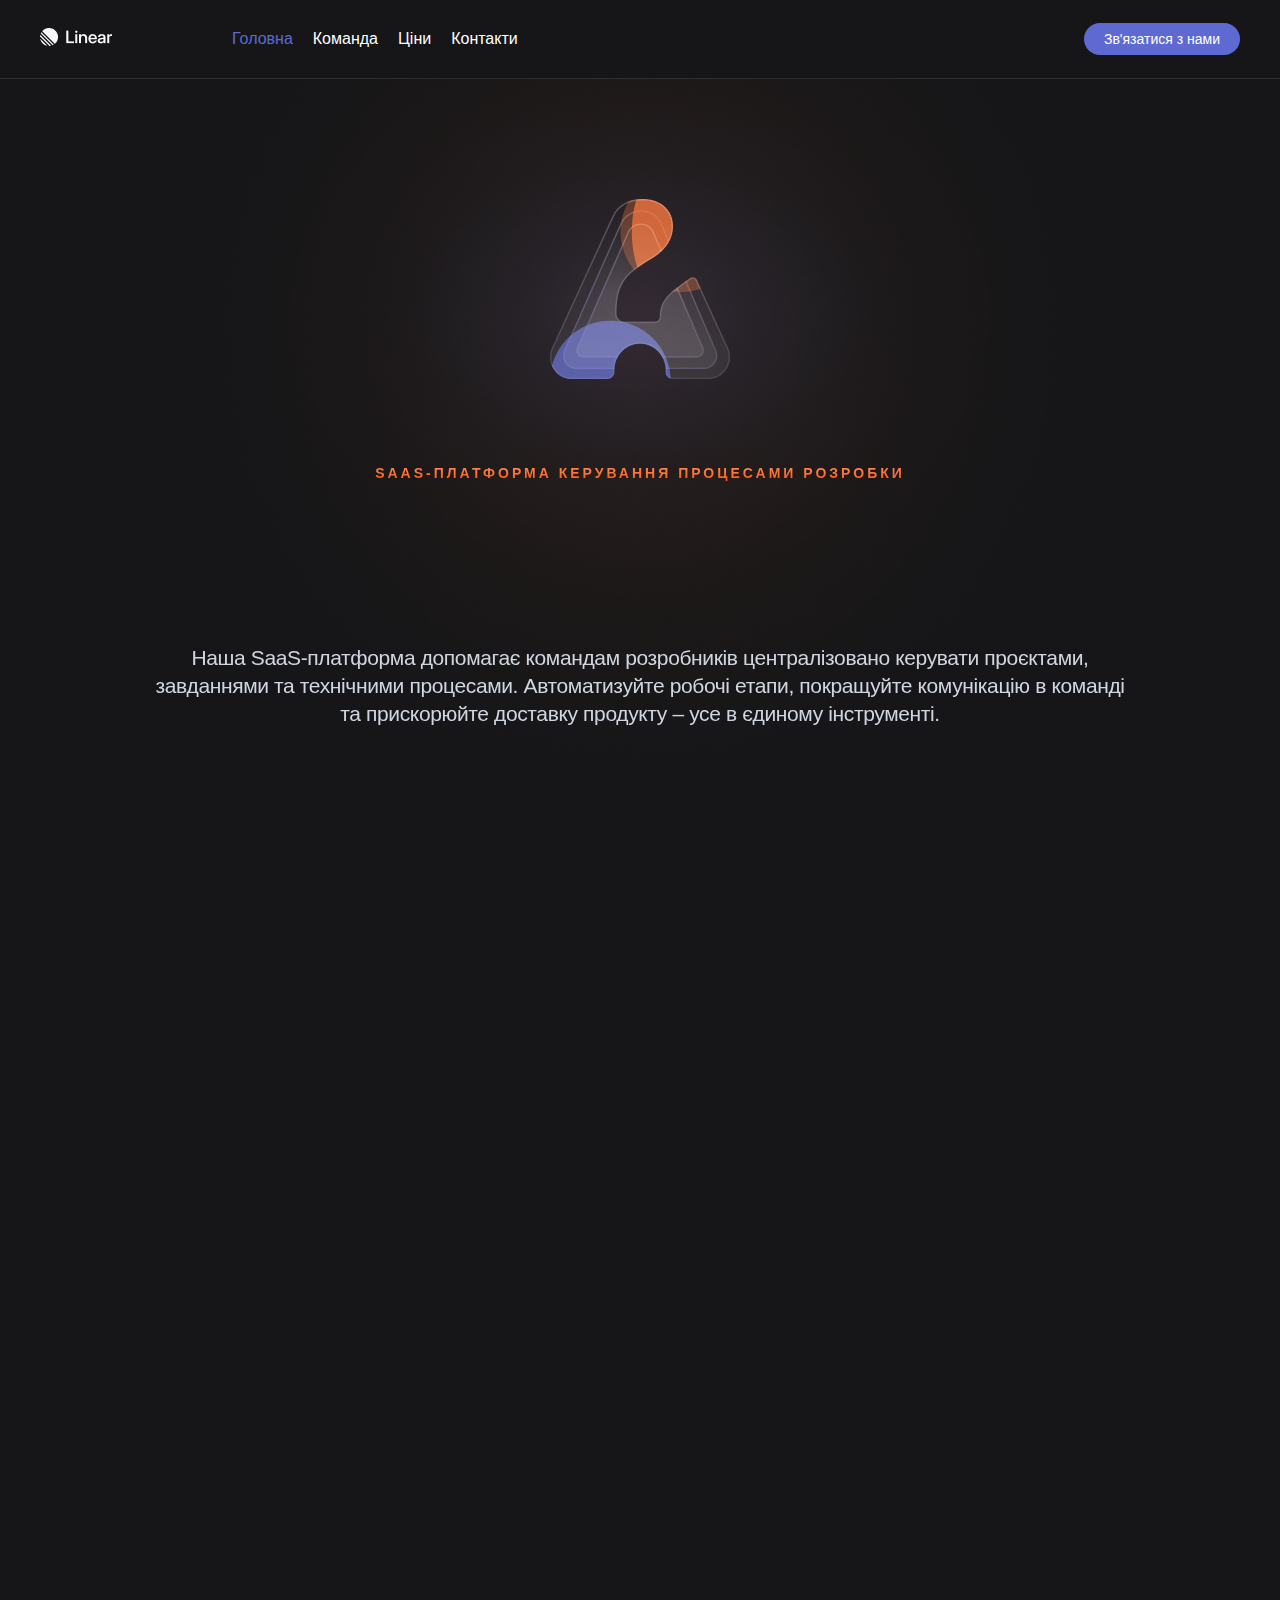
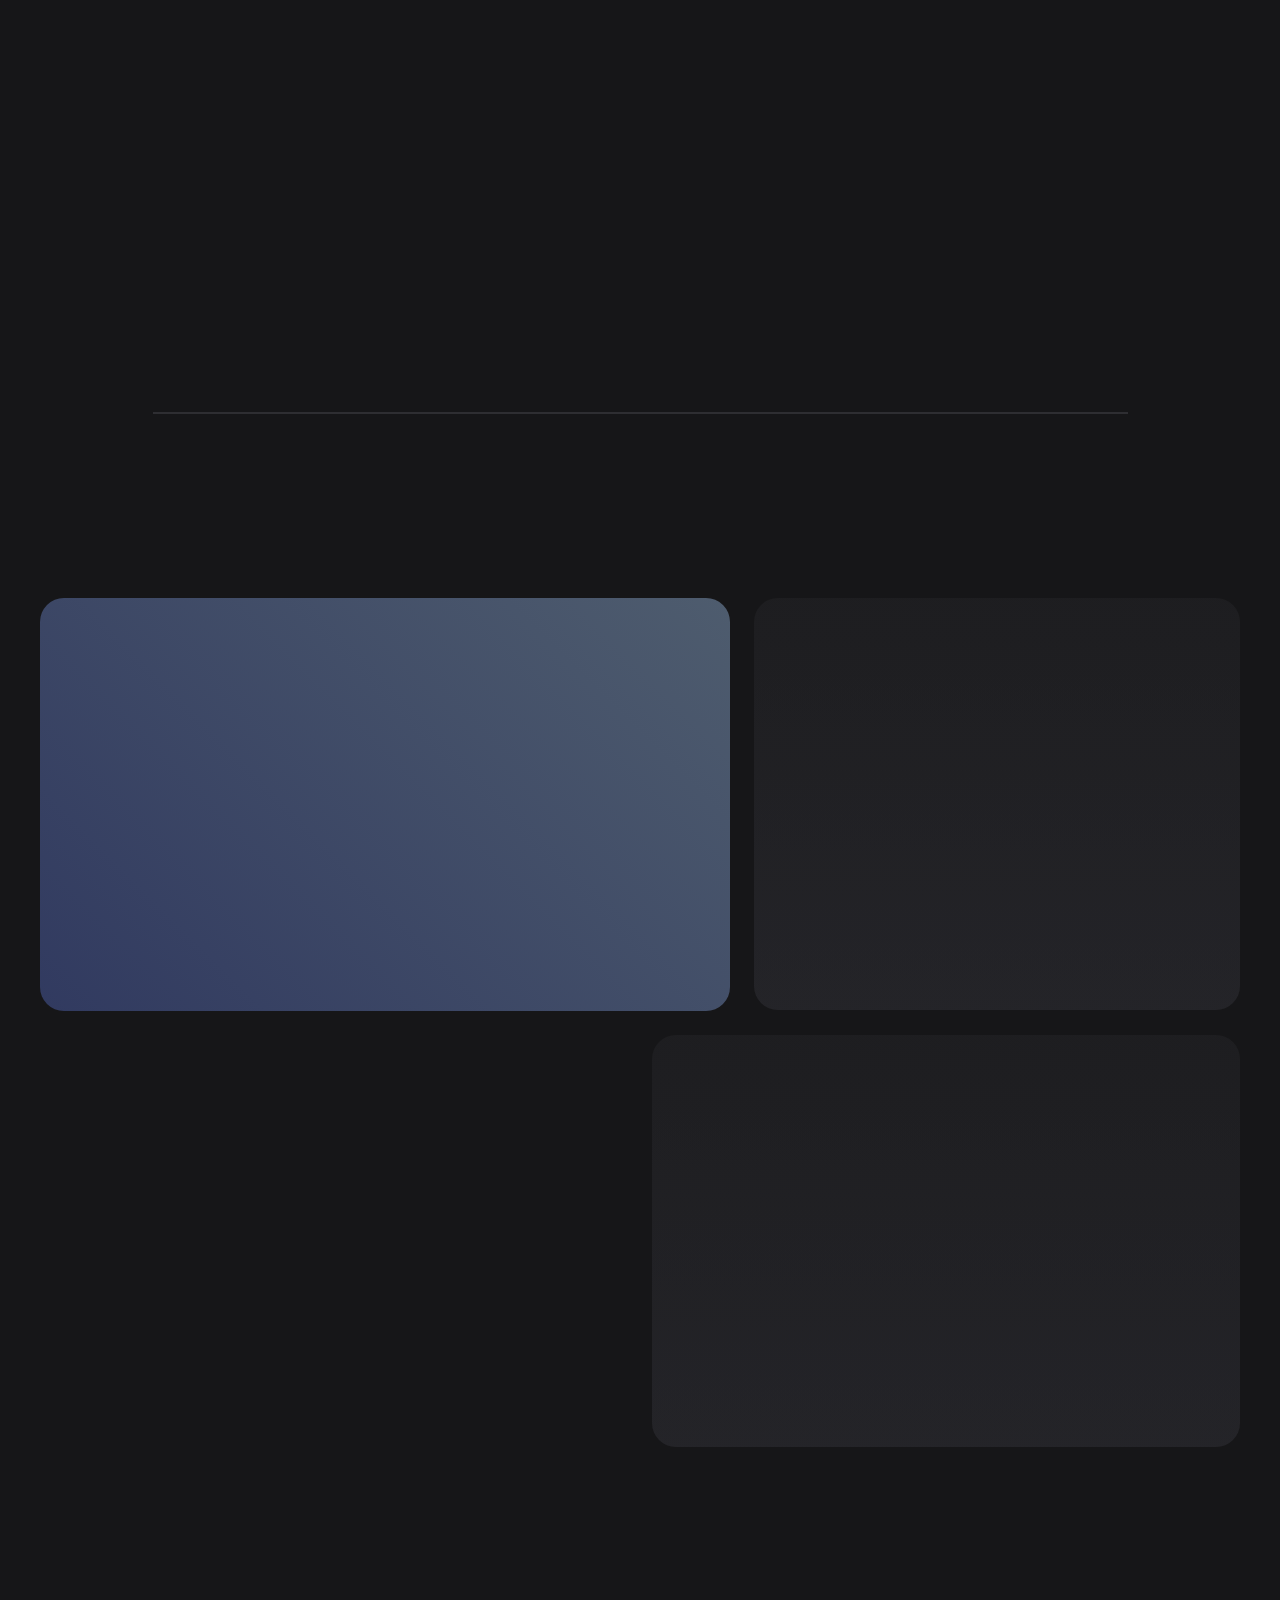
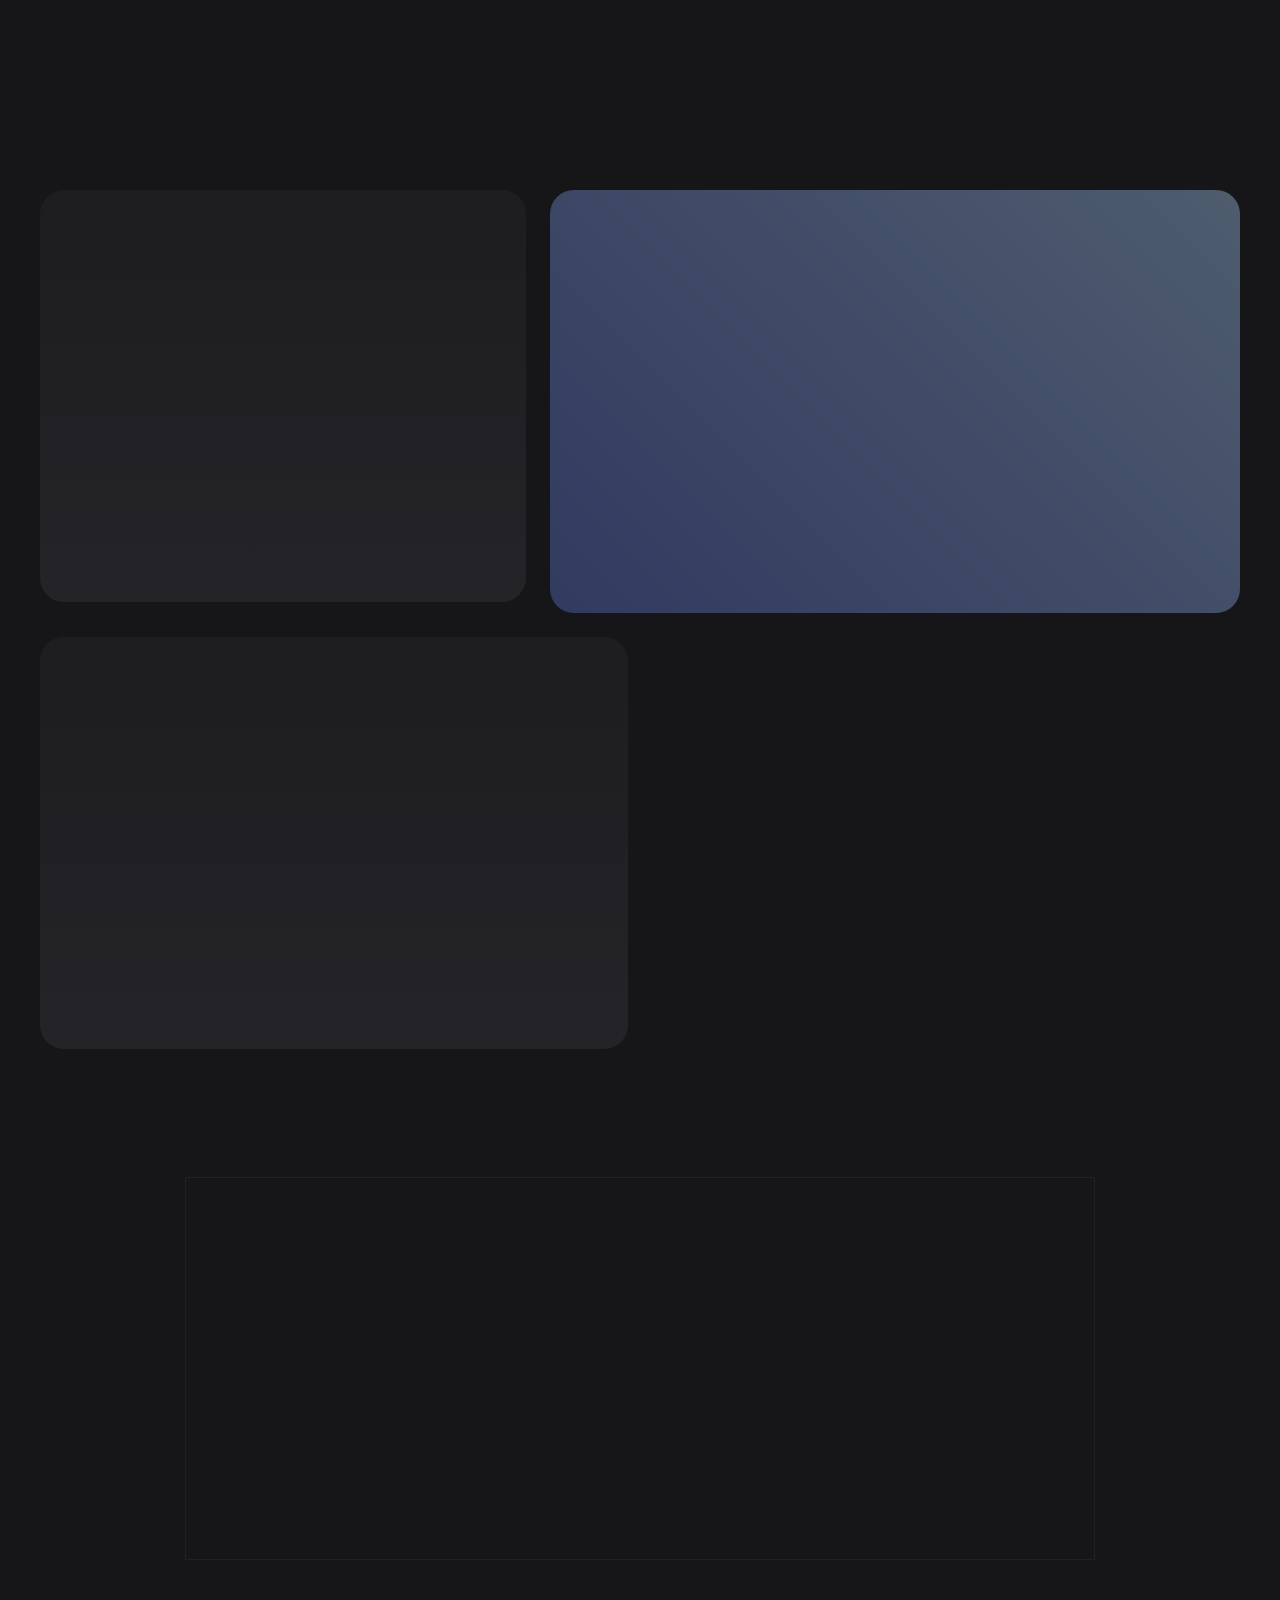
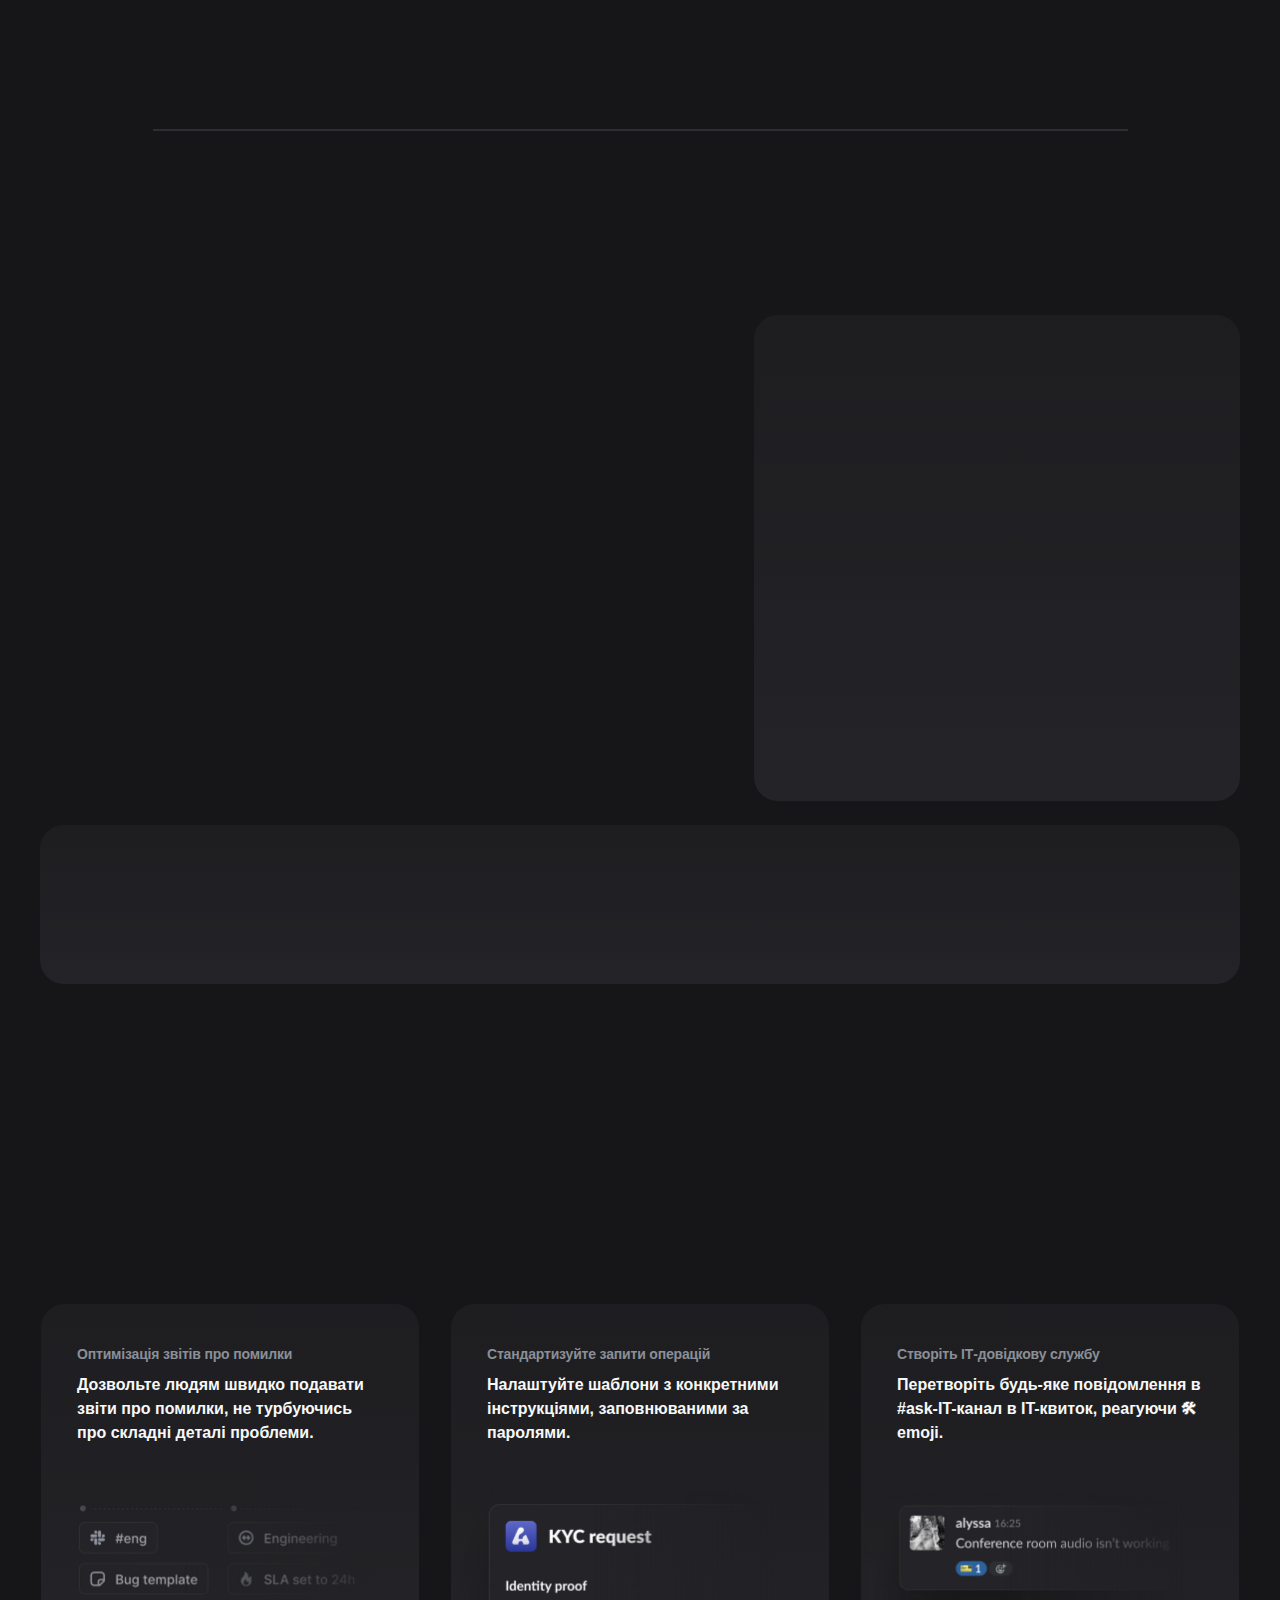
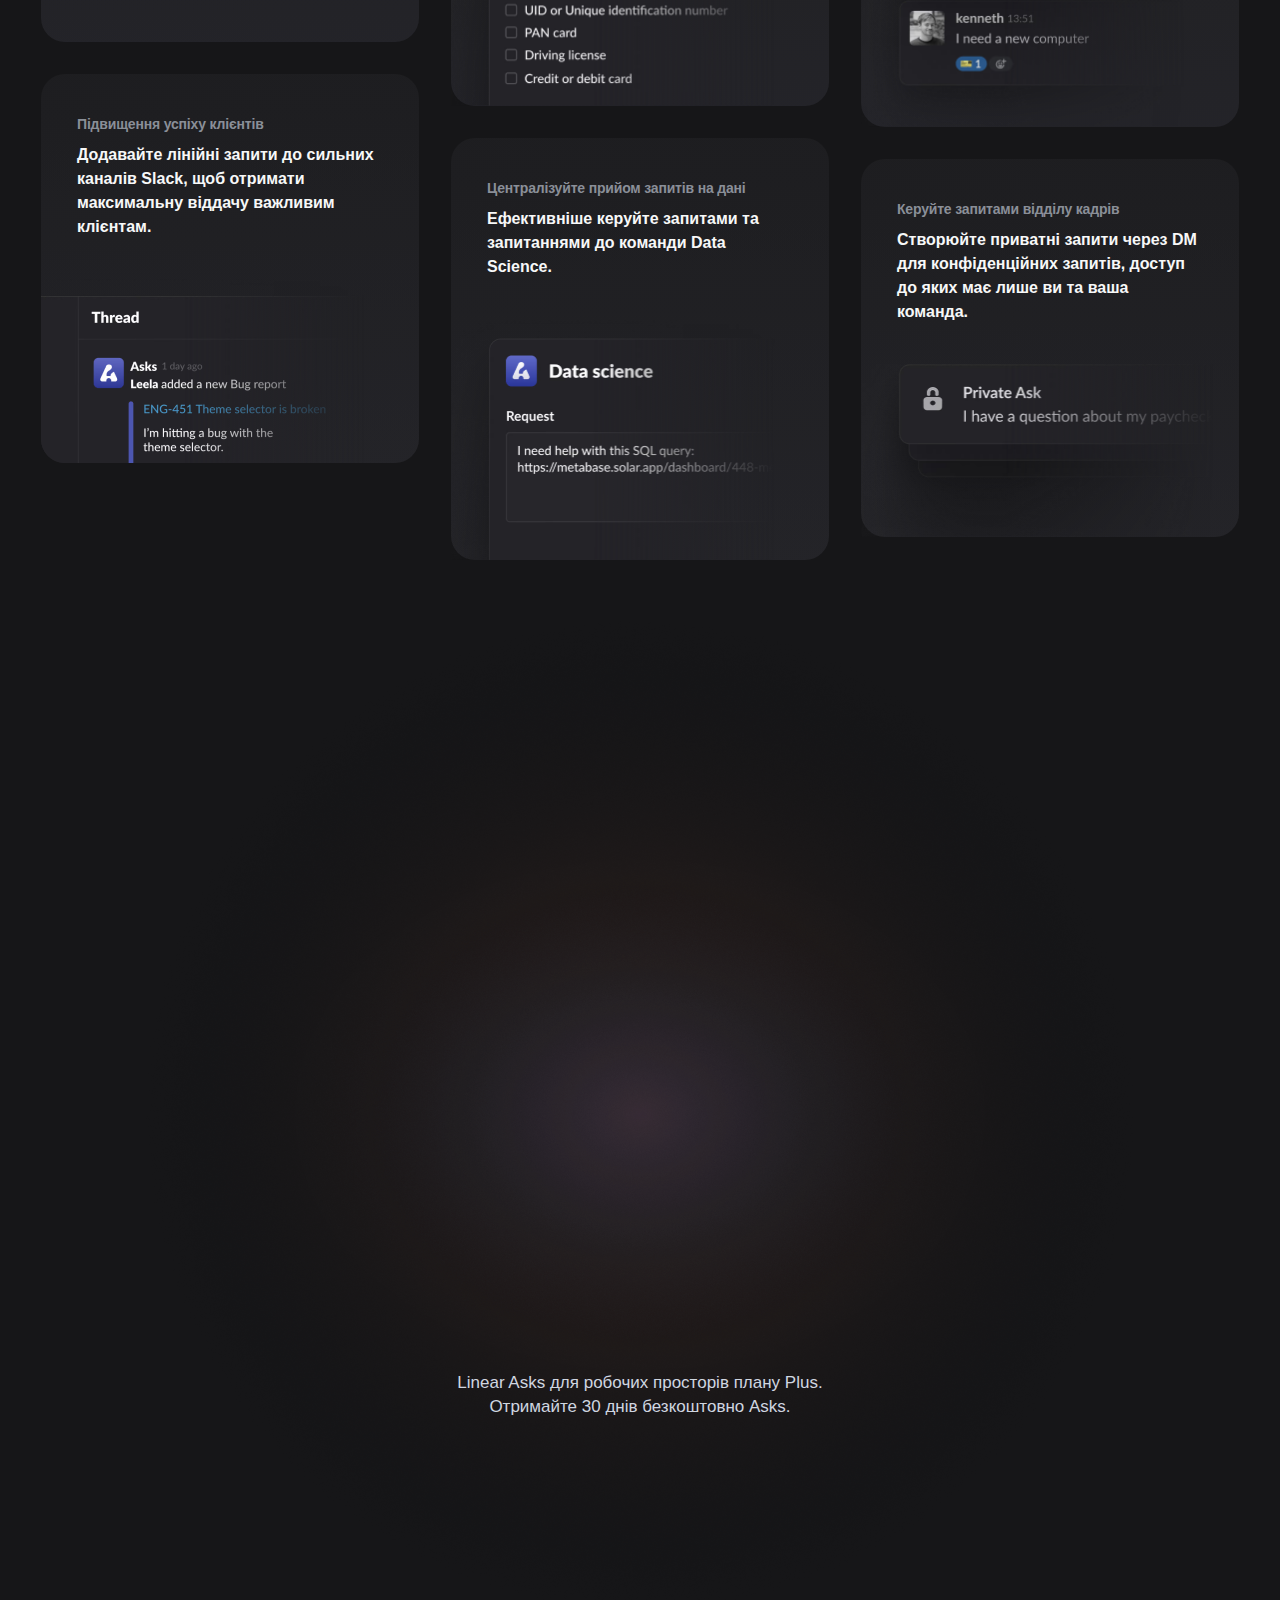
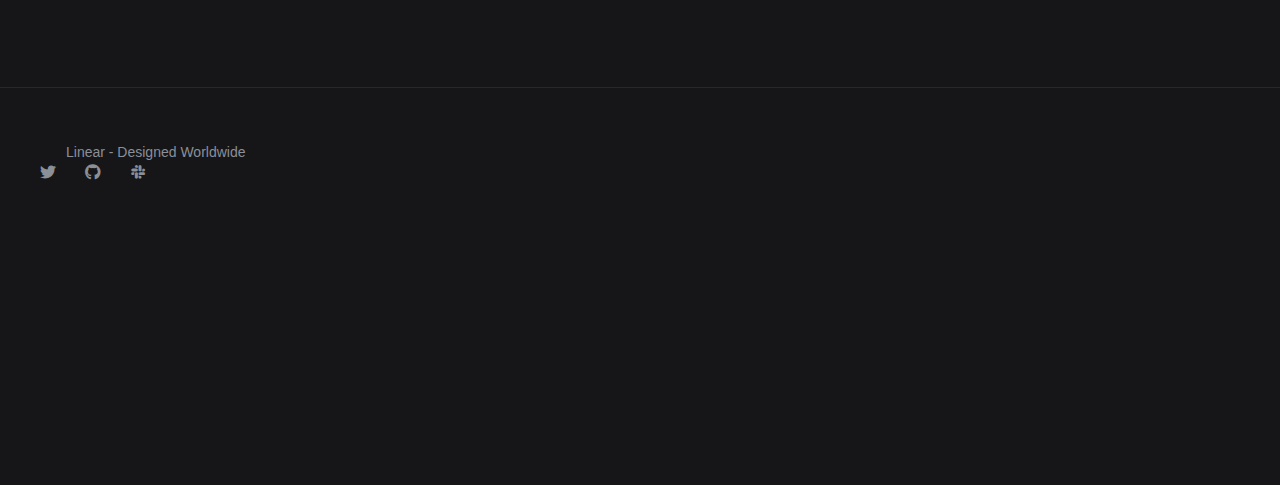
<file: Kursova/index.html>
<!DOCTYPE html>
<html lang="uk">
  <head>
    <meta charset="UTF-8" />
    <meta name="viewport" content="width=device-width, initial-scale=1.0" />
    <meta http-equiv="X-UA-Compatible" content="ie=edge" />
    <title>Linear</title>
    <link rel="stylesheet" href="https://unpkg.com/aos@next/dist/aos.css" />
    <link rel="stylesheet" href="css/style.css" />
    <link rel="icon" type="image/png" href="img/favicon.png" sizes="16x16" />
    <link rel="shortcut icon" href="img/favicon.png" type="image/x-icon" />
    <meta
      name="description"
      content="Сайт SaaS-платформи для розробників"
    />
    <link
      rel="stylesheet"
      href="https://cdnjs.cloudflare.com/ajax/libs/font-awesome/6.0.0-beta3/css/all.min.css"
    />
  </head>
  <body>
    <div id="contact-modal" class="modal">
      <div class="modal-content">
        <span class="modal-close">&times;</span>
        <h2>Зв'язатися з нами</h2>
        <form id="contact-form">
          <label for="name">Ім'я:</label>
          <input
            type="text"
            id="name"
            name="name"
            placeholder="Ваше ім'я"
            required
          />
          <label for="email">Електронна пошта:</label>
          <input
            type="email"
            id="email"
            name="email"
            placeholder="example@mail.com"
            required
          />
          <label for="message">Повідомлення:</label>
          <textarea
            id="message"
            name="message"
            rows="5"
            placeholder="Ваше повідомлення..."
            required
          ></textarea>
          <button type="submit" class="btn">Надіслати</button>
        </form>
      </div>
    </div>
    <header class="header">
      <div class="container">
        <a href="#" class="logo"><img src="img/logo.png" alt="img" /></a>
        <nav class="nav">
          <ul class="nav-list">
            <li><a href="#" style="color:#5e6ad2">Головна</a></li>
            <li><a href="team.html">Команда</a></li>
            <li><a href="price.html">Ціни</a></li>
            <li><a href="contact.html">Контакти</a></li>
          </ul>
          <a href="#" class="btn" id="open-modal">Зв'язатися з нами</a>
        </nav>
        <div class="burger">
          <span></span>
          <span></span>
          <span></span>
        </div>
      </div>
    </header>
    <main class="main-section">
      <div class="container-main" data-aos="fade-right">
        <div class="bg-fon" data-aos="fade-right">
          <img src="img/a.png" alt="Лінійні запитання" />
        </div>
        <h1 class="title" data-aos="fade-left">SaaS-платформа керування процесами розробки</h1>
        <p class="description" data-aos="fade-right">
          Наша SaaS-платформа допомагає командам розробників централізовано керувати проєктами, завданнями та технічними процесами. Автоматизуйте робочі етапи, покращуйте комунікацію в команді та прискорюйте доставку продукту – усе в єдиному інструменті.
        </p>
      </div>
    </main>
    <div class="video-section" data-aos="fade-right">
      <div>
        <a href="#" id="openVideo"><i class="fa-solid fa-play"></i>Подивіться, як це працює</a>
      </div>
    </div>
    <section class="block-text-section">
      <h2 data-aos="fade-left">Створюйте запити в Slack. <br />Керуйте ними в Linear.</h2>
      <p data-aos="fade-right">
        Linear Asks — це новий погляд на споживання. Надсилайте запити
        безпосередньо зі Slack і автоматично надсилайте їх відповідній команді в
        Linear. Усуньте захаращені канали та зменшіть перемикання контексту.
      </p>
    </section>
    <section class="features-section">
      <div class="container-feature">
        <div class="intro">
          <p class="brand-block" data-aos="fade-right"><i class="fa-brands fa-slack"></i>Slack</p>
          <div>
            <h2 class="section-title" data-aos="fade-left">
              Працює там, де вже є ваша команда. У Slack.
            </h2>
            <p class="section-text" data-aos="fade-right">
              Дозвольте робочому простору Slack перетворювати запити на Лінійні
              запити — навіть якщо немає Лінійного облікового запису.
            </p>
          </div>
        </div>
        <div class="cards">
          <div class="card-blue">
            <div>
              <h3 class="card-title" data-aos="fade-right">Шаблони</h3>
              <p class="card-description" data-aos="fade-left">
                Створення шаблонів для різних каналів Slack.
              </p>
            </div>
            <img src="img/card.png" alt="img" data-aos="fade-right" />
          </div>
          <div class="card">
            <img src="img/card2.png" alt="img" data-aos="fade-left" />
            <div>
              <h3 class="card-title" data-aos="fade-right">Приватні запити</h3>
              <p class="card-description" data-aos="fade-left">
                Створюйте приватні запити через DM для конфіденційних запитів.
              </p>
            </div>
          </div>
        </div>
        <div class="cards-bottom">
          <div class="card" data-aos="fade-right">
            <img src="img/card3.png" alt="img" data-aos="fade-left" />
            <div>
              <h3 class="card-title" data-aos="fade-left">Тригери автоматизації</h3>
              <p class="card-description" data-aos="fade-left">
                Перетворіть будь-яке повідомлення на Запитайте просто за
                допомогою емодзі.
              </p>
            </div>
          </div>
          <div class="card">
            <img src="img/card4.png" alt="img" data-aos="fade-left" />
            <div>
              <h3 class="card-title" data-aos="fade-left">Миттєві оновлення</h3>
              <p class="card-description" data-aos="fade-left">
                Отримуйте сповіщення про коментарі та оновлення статусу
                безпосередньо в Slack.
              </p>
            </div>
          </div>
        </div>
      </div>
    </section>
    <section class="features-section">
      <div class="container-feature">
        <div class="intro" data-aos="fade-right">
          <p class="brand-block" data-aos="fade-left">
            <i class="fa-brands fa-squarespace"></i>Linear
          </p>
          <div>
            <h2 class="section-title" data-aos="fade-right">
              Відповідайте на запити швидше, ніж раніше.
            </h2>
            <p class="section-text" data-aos="fade-left">
              Переглядайте, визначайте пріоритети, призначайте та оновлюйте
              кожну проблему, не повертаючись до Slack.
            </p>
          </div>
        </div>
        <div class="cards-two">
          <div class="card">
            <img src="img/card5.png" alt="img" data-aos="fade-right" />
            <div>
              <h3 class="card-title" data-aos="fade-left">Синхронізація потоку в реальному часі</h3>
              <p class="card-description" data-aos="fade-left">Відповідайте на запити з Linear.</p>
            </div>
          </div>
          <div class="card-blue">
            <div>
              <h3 class="card-title" data-aos="fade-right">Сортування</h3>
              <p class="card-description" data-aos="fade-left">
                Керуйте вхідними запитами зі спільної папки "Вхідні" команди.
              </p>
            </div>
            <img src="img/card6.png" alt="img" data-aos="fade-left" />
          </div>
        </div>
        <div class="cards-bottom pos-abs">
          <div class="card">
            <img src="img/card7.png" alt="img" data-aos="fade-right"/>
            <div>
              <h3 class="card-title" data-aos="fade-left">Створений для швидкості</h3>
              <p class="card-description" data-aos="fade-left">
                Перегляньте свої запити за допомогою команди швидкої клавіатури.
              </p>
            </div>
          </div>
          <div class="card" data-aos="fade-right">
            <img src="img/card8.png" alt="img" data-aos="fade-left"/>
            <div>
              <h3 class="card-title" data-aos="fade-left">Приватні команди</h3>
              <p class="card-description" data-aos="fade-left">
                Контролюйте, доступ до конфіденційних запитів.
              </p>
            </div>
          </div>
        </div>
      </div>
    </section>
    <div class="review-section">
      <div class="review">
        <img src="img/bg2.png" alt="img" data-aos="fade-right" />
        <p data-aos="fade-left">
          «Завдяки Linear Asks ми можемо централізувати всі процеси внутрішніх
          запитів, включаючи юридичну, ІТ-службу та підтримку клієнтів».
        </p>
      </div>
    </div>
    <section class="features-section">
      <div class="container-feature sla-container">
        <div class="intro">
          <p class="brand-block" data-aos="fade-left">
            <i class="fa-solid fa-circle-plus"></i>Workflows
          </p>
          <div>
            <h2 class="section-title" data-aos="fade-right">Створіть потужні робочі процеси.</h2>
            <p class="section-text" data-aos="fade-left">
              Розширені функції, такі як SLA, сортування та лінійна статистика
              нові рівні контролю над робочими процесами ваших запитів.
            </p>
          </div>
        </div>
        <div class="cards">
          <div class="card-sla" data-aos="fade-right">
            <div>
              <h3 class="card-title" data-aos="fade-right">Інсайти<span>Оновлено</span></h3>
              <p class="card-description" data-aos="fade-left">
                Переглядайте тенденції<br />
                часу відповіді, робочого <br />навантаження та інших<br />
                звітів.
              </p>
            </div>
            <img src="img/card9.png" alt="img" data-aos="fade-left" />
          </div>
          <div class="card-sla card">
            <img src="img/card10.png" alt="img" data-aos="fade-right"/>
            <div>
              <h3 class="card-title" data-aos="fade-left">
                Сортування відповідальності<span>Нові</span>
              </h3>
              <p class="card-description" data-aos="fade-left">
                Автоматично призначайте або сповіщайте членів команди.
              </p>
            </div>
          </div>
        </div>
        <div class="card-sla-bottom">
          <img src="img/carusel.png" alt="img" data-aos="fade-left"/>
          <div>
            <h3 class="card-title" data-aos="fade-right">Автоматичні терміни</h3>
            <p class="card-description" data-aos="fade-left">
              Застосуйте SLA до чутливих до часу <br />
              Просить повідомити терміновість.
            </p>
          </div>
        </div>
      </div>
    </section>
    <section class="block-text-section">
      <h2 data-aos="fade-right">Як команда працює</h2>
      <p data-aos="fade-left">
        Linear Asks підтримує всі типи запитів на робочому місці. Від інженерії
        та дизайну до ІТ, юриспруденції та HR.
      </p>
    </section>
    <section class="section-cards">
      <div class="container-cards" id="cards-container"></div>
    </section>
    <section
      class="main-section subs-section"
      style="background: url('img/bg3.png') center no-repeat"
    >
      <div class="container-main">
        <div class="bg-fon">
          <img src="img/a.png" alt="Лінійні запитання" data-aos="fade-left" />
        </div>
        <div class="block-text-section">
          <h2 data-aos="fade-right">Активуйте Linear Asks <br />для своєї команди</h2>
          <p>
            Linear Asks для робочих просторів плану Plus. <br />Отримайте 30
            днів безкоштовно Asks.
          </p>
        </div>
        <div class="btn-subs">
          <a href="price.html" class="btn" data-aos="fade-right">Отримати 30 днів</a>
          <a href="price.html" class="btn" data-aos="fade-right">Замовити демо</a>
        </div>
      </div>
    </section>
    <footer class="footer">
      <div class="footer-container">
        <div class="footer-logo">
          <p>
            <img src="img/favicon.png" alt="img" data-aos="fade-left" />Linear - Designed Worldwide
          </p>
          <div class="footer-socials">
            <a href="#"
              ><i class="fa-brands fa-twitter" style="color: #8a8f98"></i
            ></a>
            <a href="#"
              ><i class="fa-brands fa-github" style="color: #8a8f98"></i
            ></a>
            <a href="#"
              ><i class="fa-brands fa-slack" style="color: #8a8f98"></i
            ></a>
          </div>
        </div>
        <div class="footer-links">
          <div class="footer-column" data-aos="fade-right">
            <h4>Продукт</h4>
            <ul>
              <li><a href="#">Особливості</a></li>
              <li><a href="#">Інтеграції</a></li>
              <li><a href="#">Ціноутворення</a></li>
              <li><a href="#">Журнал змін</a></li>
              <li><a href="#">Документи</a></li>
              <li><a href="#">Лінійний метод</a></li>
              <li><a href="#">Скачати</a></li>
            </ul>
          </div>
          <div class="footer-column" data-aos="fade-left">
            <h4>Компанія</h4>
            <ul>
              <li><a href="#">Про нас</a></li>
              <li><a href="#">Блог</a></li>
              <li><a href="#">Кар’єра</a></li>
              <li><a href="#">Клієнти</a></li>
              <li><a href="#">Бренд</a></li>
            </ul>
          </div>
          <div class="footer-column" data-aos="fade-right">
            <h4>Ресурси</h4>
            <ul>
              <li><a href="#">Спільнота</a></li>
              <li><a href="#">Контакт</a></li>
              <li><a href="#">DPA</a></li>
              <li><a href="#">Політика</a></li>
              <li><a href="#">Умови</a></li>
              <li><a href="#">Повідомити</a></li>
            </ul>
          </div>
          <div class="footer-column" data-aos="fade-left">
            <h4>Розробники</h4>
            <ul>
              <li><a href="#">API</a></li>
              <li><a href="#">Статус</a></li>
              <li><a href="#">GitHub</a></li>
            </ul>
          </div>
        </div>
      </div>
    </footer>

    <div id="videoModal" class="modal">
      <div class="modal-content video-modal">
        <span class="modal-close" id="closeVideo">&times;</span>

        <div class="video-container">
          <iframe
            id="videoFrame"
            src=""
            title="YouTube video player"
            frameborder="0"
            allow="accelerometer; autoplay; clipboard-write; encrypted-media; gyroscope; picture-in-picture"
            allowfullscreen
          ></iframe>
        </div>
      </div>
    </div>

    <script src="https://unpkg.com/aos@next/dist/aos.js"></script>
    <script>
      AOS.init({
        duration: 1400,
      });
    </script>

    <script src="script/script.js"></script>
  </body>
</html>
</file>
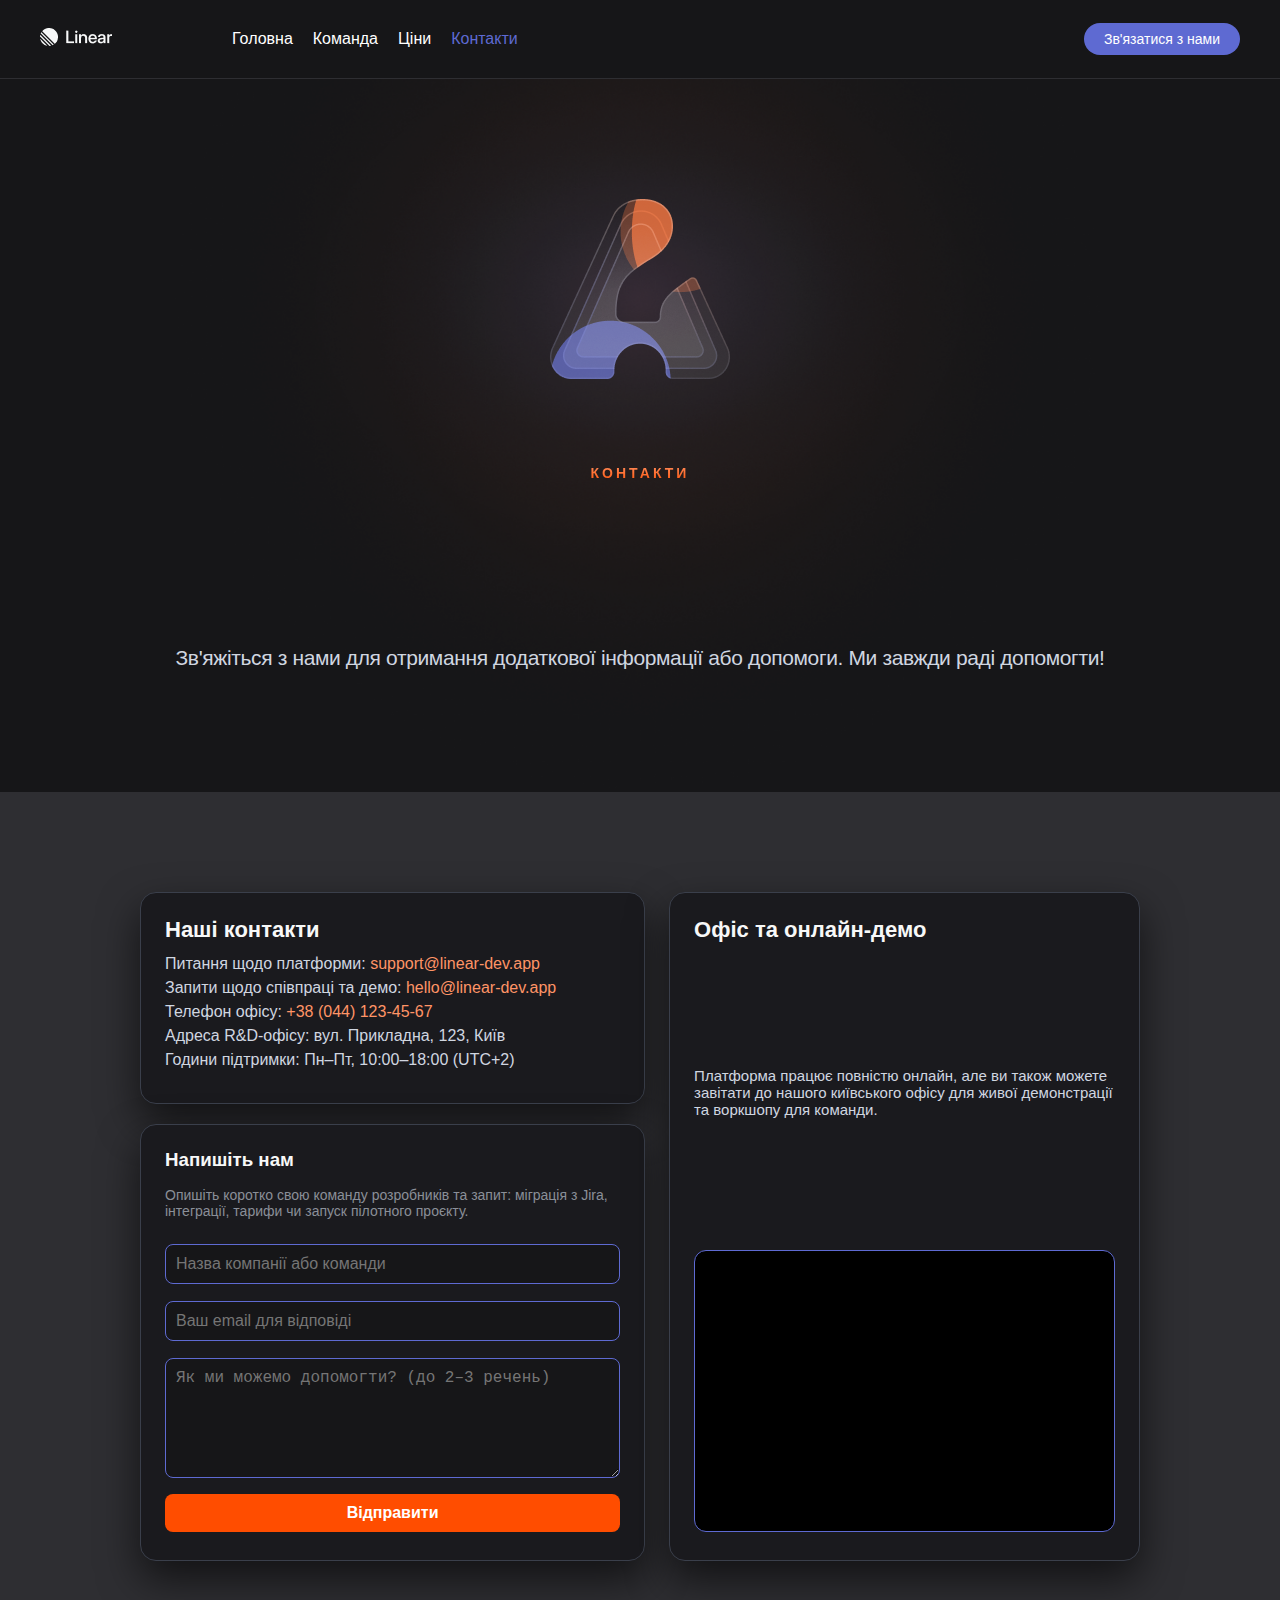
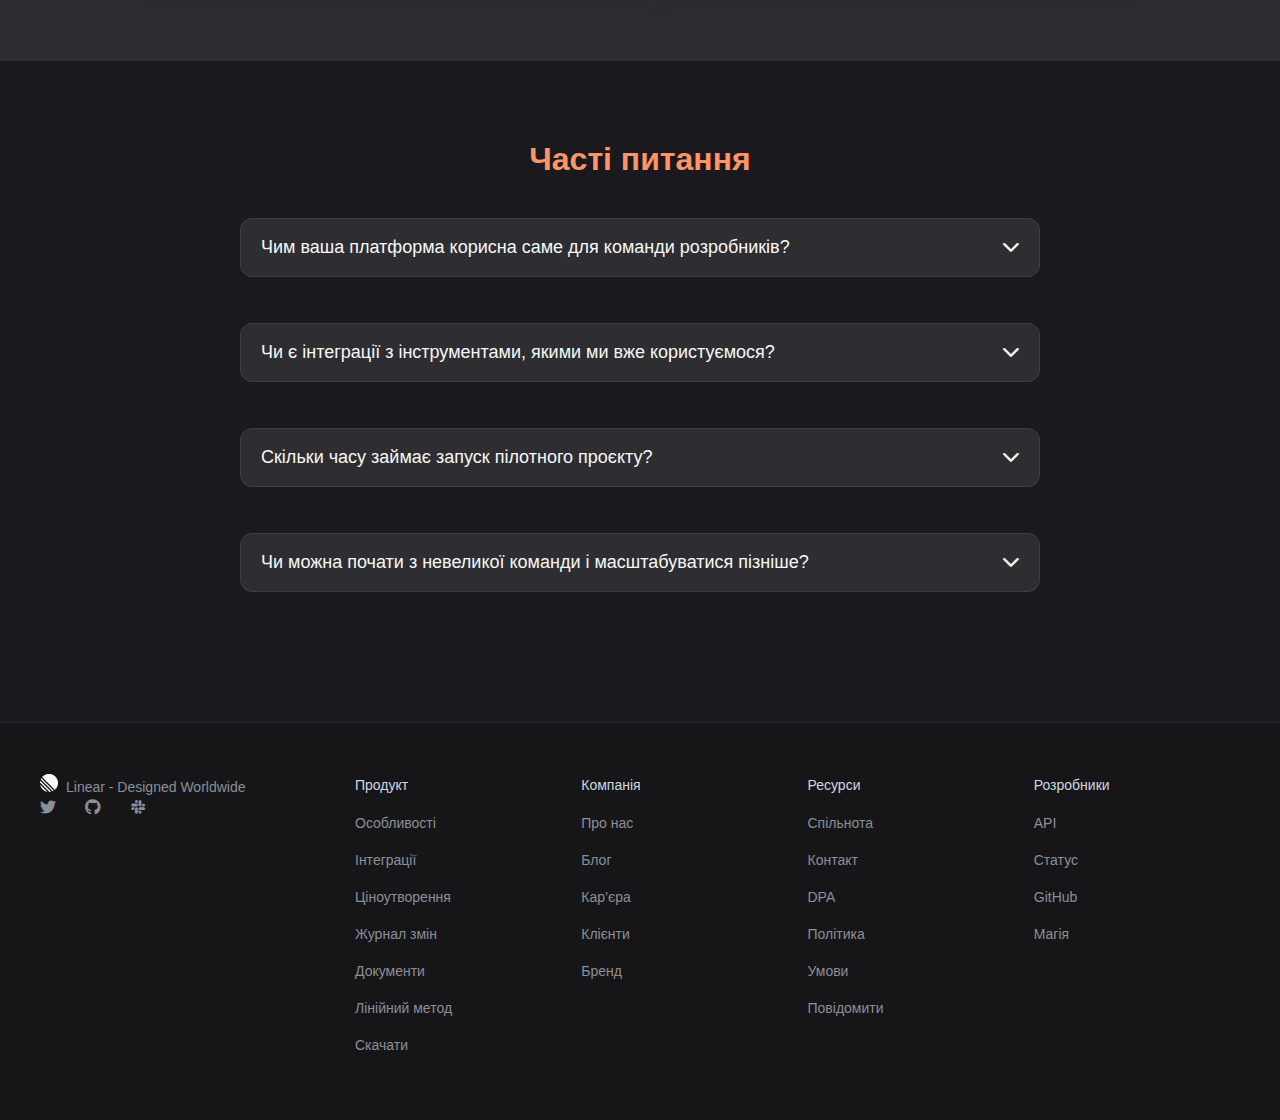
<file: Kursova/contact.html>
<!DOCTYPE html>
<html lang="uk">
  <head>
    <meta charset="UTF-8" />
    <meta name="viewport" content="width=device-width, initial-scale=1.0" />
    <meta http-equiv="X-UA-Compatible" content="ie=edge" />
    <title>Linear</title>
    <link rel="stylesheet" href="css/style.css" />
    <link rel="icon" type="image/png" href="img/favicon.png" sizes="16x16" />
    <link rel="shortcut icon" href="img/favicon.png" type="image/x-icon" />
    <meta
      name="description"
      content="Сайт SaaS-платформи для розробників"
    />
    <link
      rel="stylesheet"
      href="https://cdnjs.cloudflare.com/ajax/libs/font-awesome/6.0.0-beta3/css/all.min.css"
    />
  </head>
  <body>
    <div id="contact-modal" class="modal">
      <div class="modal-content">
        <span class="modal-close">&times;</span>
        <h2>Зв'язатися з нами</h2>
        <form id="contact-form">
          <label for="name">Ім'я:</label>
          <input
            type="text"
            id="name"
            name="name"
            placeholder="Ваше ім'я"
            required
          />
          <label for="email">Електронна пошта:</label>
          <input
            type="email"
            id="email"
            name="email"
            placeholder="example@mail.com"
            required
          />
          <label for="message">Повідомлення:</label>
          <textarea
            id="message"
            name="message"
            rows="5"
            placeholder="Ваше повідомлення..."
            required
          ></textarea>
          <button type="submit" class="btn">Надіслати</button>
        </form>
      </div>
    </div>
    <header class="header">
      <div class="container">
        <a href="index.html" class="logo"
          ><img src="img/logo.png" alt="img"
        /></a>
        <nav class="nav">
          <ul class="nav-list">
            <li><a href="index.html">Головна</a></li>
            <li><a href="team.html">Команда</a></li>
            <li><a href="price.html">Ціни</a></li>
            <li><a href="#" style="color:#5e6ad2">Контакти</a></li>
          </ul>
          <a href="#" class="btn" id="open-modal">Зв'язатися з нами</a>
        </nav>
        <div class="burger">
          <span></span>
          <span></span>
          <span></span>
        </div>
      </div>
    </header>
    <main class="main-section">
      <div class="container-main">
        <div class="bg-fon">
          <img src="img/a.png" alt="Лінійні запитання" />
        </div>
        <h1 class="title">Контакти</h1>
        <p class="description">
          Зв'яжіться з нами для отримання додаткової інформації або допомоги. Ми
          завжди раді допомогти!
        </p>
      </div>
    </main>
    <section class="contact-section">
      <div class="container-contact">
        <!-- Ліва колонка: контакти + форма -->
        <div class="contact-column">
          <div class="contact-details card-contact">
            <h3>Наші контакти</h3>
            <p>
              Питання щодо платформи:
              <a href="mailto:support@linear-dev.app">support@linear-dev.app</a>
            </p>
            <p>
              Запити щодо співпраці та демо:
              <a href="mailto:hello@linear-dev.app">hello@linear-dev.app</a>
            </p>
            <p>Телефон офісу: <a href="tel:+380441234567">+38 (044) 123-45-67</a></p>
            <p>Адреса R&amp;D-офісу: вул. Прикладна, 123, Київ</p>
            <p>Години підтримки: Пн–Пт, 10:00–18:00 (UTC+2)</p>
          </div>

          <form class="contact-form card-contact">
            <h3>Напишіть нам</h3>
            <p class="contact-form-note">
              Опишіть коротко свою команду розробників та запит: міграція з
              Jira, інтеграції, тарифи чи запуск пілотного проєкту.
            </p>
            <input type="text" placeholder="Назва компанії або команди" required />
            <input type="email" placeholder="Ваш email для відповіді" required />
            <textarea
              placeholder="Як ми можемо допомогти? (до 2–3 речень)"
              required
            ></textarea>
            <button type="submit">Відправити</button>
          </form>
        </div>

        <!-- Права колонка: карта -->
        <div class="contact-map card-contact">
          <h3>Офіс та онлайн-демо</h3>
          <p>
            Платформа працює повністю онлайн, але ви також можете завітати до
            нашого київського офісу для живої демонстрації та воркшопу для
            команди.
          </p>
          <div class="map-embed">
            <iframe
              src="https://www.google.com/maps?q=Kyiv&output=embed"
              loading="lazy"
              referrerpolicy="no-referrer-when-downgrade"
              allowfullscreen
            ></iframe>
          </div>
        </div>
      </div>
    </section>

    <section class="faq-section">
      <div class="container-faq">
        <h2 class="faq-title">Часті питання</h2>

        <div class="faq-accordion">
          <div class="faq-item">
            <button class="faq-question" type="button">
              <span>Чим ваша платформа корисна саме для команди розробників?</span>
              <span class="faq-icon">
                <i class="fa-solid fa-chevron-down"></i>
              </span>
            </button>
            <div class="faq-answer">
              <p>
                Linear допомагає збирати всі запити до розробки в одному місці:
                від баг-репортів до задач на нові фічі. Пріоритезація, статуси,
                аналітика та зв’язок із продукт-беклогом дозволяють команді
                працювати швидше та прозоріше.
              </p>
            </div>
          </div>

          <div class="faq-item">
            <button class="faq-question" type="button">
              <span>Чи є інтеграції з інструментами, якими ми вже користуємося?</span>
              <span class="faq-icon">
                <i class="fa-solid fa-chevron-down"></i>
              </span>
            </button>
            <div class="faq-answer">
              <p>
                Так, платформа інтегрується зі Slack, GitHub, GitLab та іншими
                сервісами. Запити можна створювати прямо зі Slack, а коміти та
                pull-request’и автоматично прив’язуються до задач.
              </p>
            </div>
          </div>

          <div class="faq-item">
            <button class="faq-question" type="button">
              <span>Скільки часу займає запуск пілотного проєкту?</span>
              <span class="faq-icon">
                <i class="fa-solid fa-chevron-down"></i>
              </span>
            </button>
            <div class="faq-answer">
              <p>
                Зазвичай перші робочі борди налаштовуються протягом 1–2 днів.
                Ми допомагаємо імпортувати існуючі задачі, налаштувати права
                доступу та інтеграції, щоб команда відразу могла працювати в
                новому середовищі.
              </p>
            </div>
          </div>

          <div class="faq-item">
            <button class="faq-question" type="button">
              <span>Чи можна почати з невеликої команди і масштабуватися пізніше?</span>
              <span class="faq-icon">
                <i class="fa-solid fa-chevron-down"></i>
              </span>
            </button>
            <div class="faq-answer">
              <p>
                Так, тарифи розраховані так, щоб стартувати можна було з малої
                команди або одного продуктового скводу, а потім поступово
                додавати нові відділи без міграцій і збоїв у процесах.
              </p>
            </div>
          </div>
        </div>
      </div>
    </section>
    <footer class="footer">
      <div class="footer-container">
        <div class="footer-logo">
          <p>
            <img src="img/favicon.png" alt="img" />Linear - Designed Worldwide
          </p>
          <div class="footer-socials">
            <a href="#"
              ><i class="fa-brands fa-twitter" style="color: #8a8f98"></i
            ></a>
            <a href="#"
              ><i class="fa-brands fa-github" style="color: #8a8f98"></i
            ></a>
            <a href="#"
              ><i class="fa-brands fa-slack" style="color: #8a8f98"></i
            ></a>
          </div>
        </div>
        <div class="footer-links">
          <div class="footer-column">
            <h4>Продукт</h4>
            <ul>
              <li><a href="#">Особливості</a></li>
              <li><a href="#">Інтеграції</a></li>
              <li><a href="#">Ціноутворення</a></li>
              <li><a href="#">Журнал змін</a></li>
              <li><a href="#">Документи</a></li>
              <li><a href="#">Лінійний метод</a></li>
              <li><a href="#">Скачати</a></li>
            </ul>
          </div>
          <div class="footer-column">
            <h4>Компанія</h4>
            <ul>
              <li><a href="#">Про нас</a></li>
              <li><a href="#">Блог</a></li>
              <li><a href="#">Кар’єра</a></li>
              <li><a href="#">Клієнти</a></li>
              <li><a href="#">Бренд</a></li>
            </ul>
          </div>
          <div class="footer-column">
            <h4>Ресурси</h4>
            <ul>
              <li><a href="#">Спільнота</a></li>
              <li><a href="#">Контакт</a></li>
              <li><a href="#">DPA</a></li>
              <li><a href="#">Політика</a></li>
              <li><a href="#">Умови</a></li>
              <li><a href="#">Повідомити</a></li>
            </ul>
          </div>
          <div class="footer-column">
            <h4>Розробники</h4>
            <ul>
              <li><a href="#">API</a></li>
              <li><a href="#">Статус</a></li>
              <li><a href="#">GitHub</a></li>
              <li><a href="#">Магія</a></li>
            </ul>
          </div>
        </div>
      </div>
    </footer>

    <script src="script/script.js"></script>
  </body>
</html>
</file>
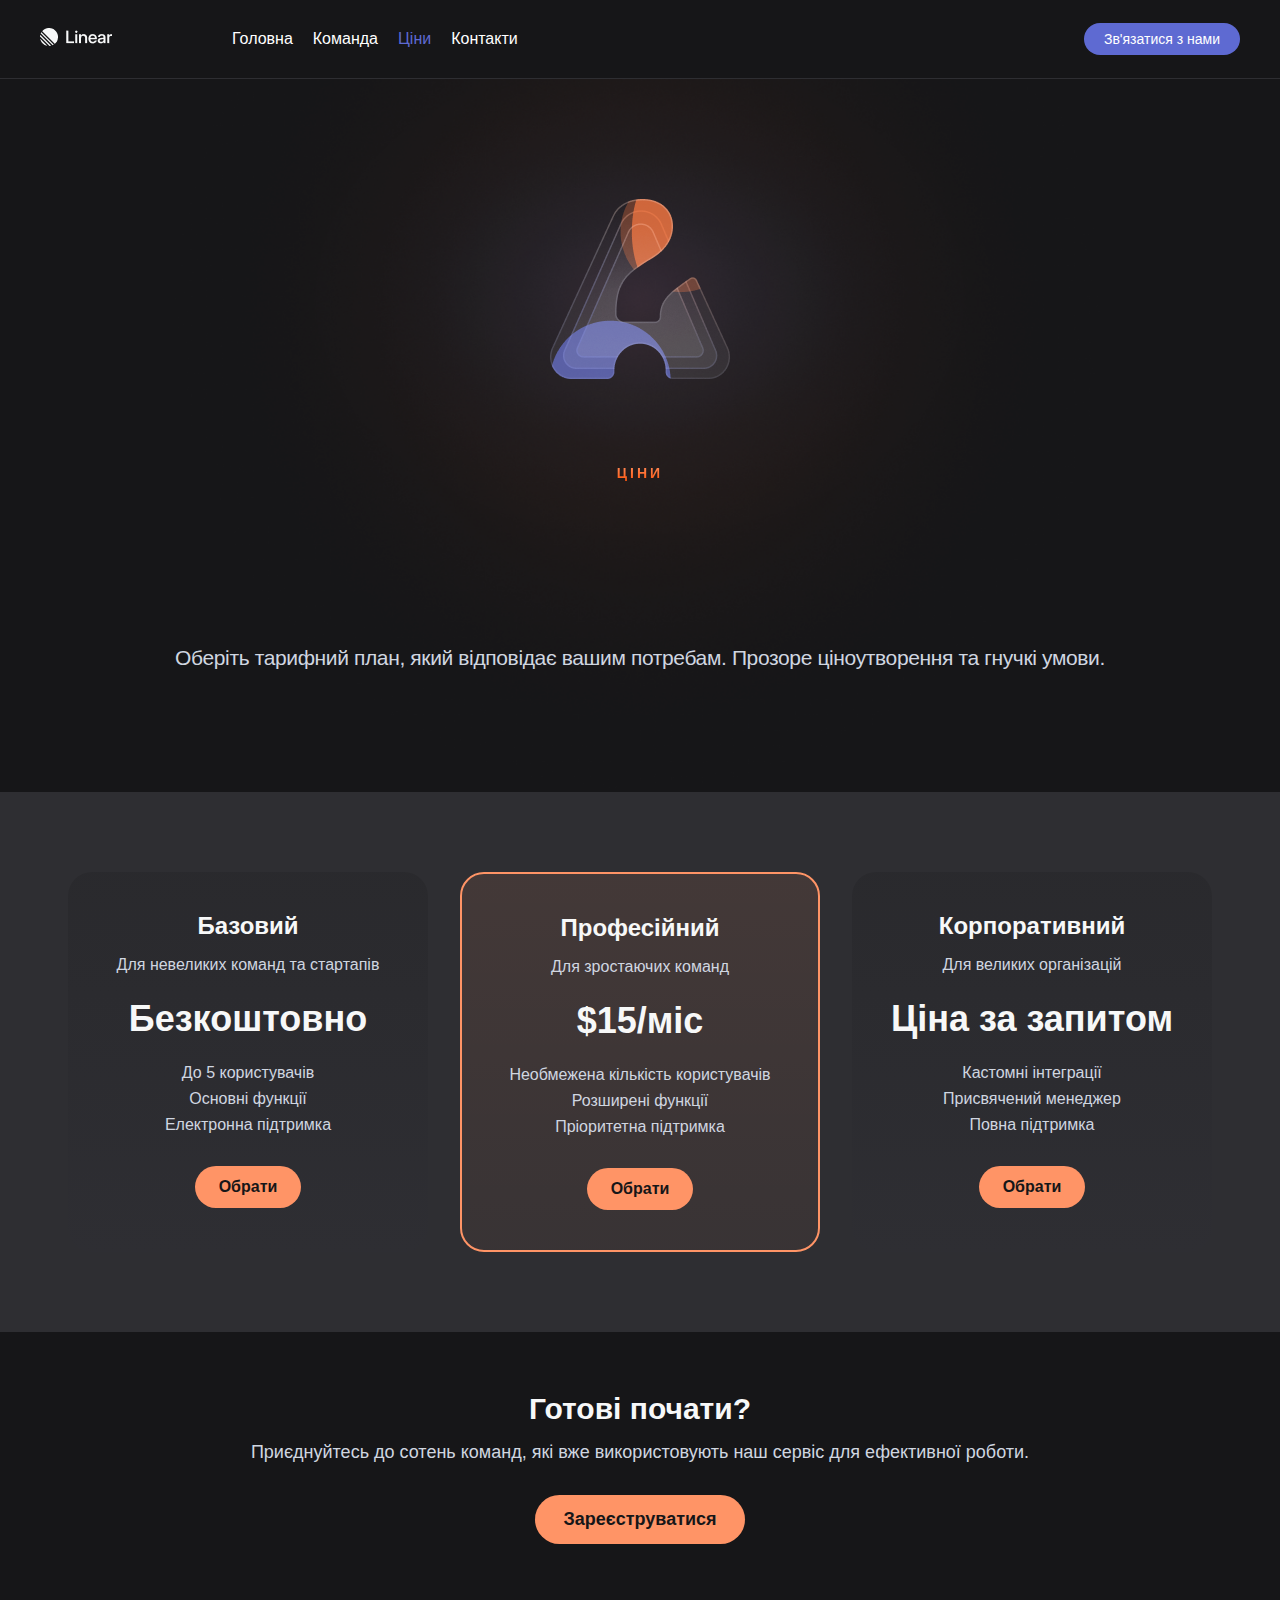
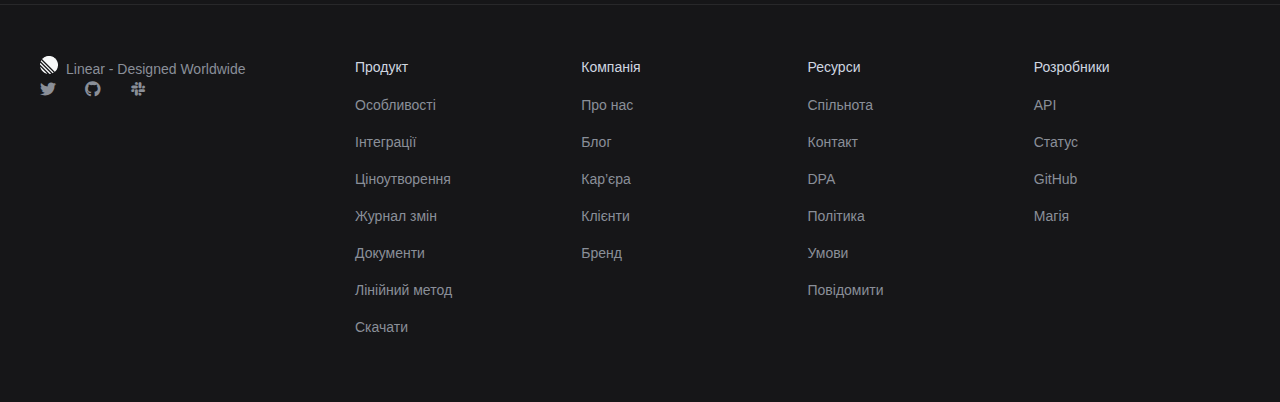
<file: Kursova/price.html>
<!DOCTYPE html>
<html lang="uk">
  <head>
    <meta charset="UTF-8" />
    <meta name="viewport" content="width=device-width, initial-scale=1.0" />
    <meta http-equiv="X-UA-Compatible" content="ie=edge" />
    <title>Linear</title>
    <link rel="stylesheet" href="css/style.css" />
    <link rel="icon" type="image/png" href="img/favicon.png" sizes="16x16" />
    <link rel="shortcut icon" href="img/favicon.png" type="image/x-icon" />
    <meta
      name="description"
      content="Сайт SaaS-платформи для розробників"
    />
    <link
      rel="stylesheet"
      href="https://cdnjs.cloudflare.com/ajax/libs/font-awesome/6.0.0-beta3/css/all.min.css"
    />
  </head>
  <body>
    <div id="contact-modal" class="modal">
      <div class="modal-content">
        <span class="modal-close">&times;</span>
        <h2>Зв'язатися з нами</h2>
        <form id="contact-form">
          <label for="name">Ім'я:</label>
          <input
            type="text"
            id="name"
            name="name"
            placeholder="Ваше ім'я"
            required
          />
          <label for="email">Електронна пошта:</label>
          <input
            type="email"
            id="email"
            name="email"
            placeholder="example@mail.com"
            required
          />
          <label for="message">Повідомлення:</label>
          <textarea
            id="message"
            name="message"
            rows="5"
            placeholder="Ваше повідомлення..."
            required
          ></textarea>
          <button type="submit" class="btn">Надіслати</button>
        </form>
      </div>
    </div>
    <header class="header">
      <div class="container">
        <a href="index.html" class="logo"
          ><img src="img/logo.png" alt="img"
        /></a>
        <nav class="nav">
          <ul class="nav-list">
            <li><a href="index.html">Головна</a></li>
            <li><a href="team.html">Команда</a></li>
            <li><a href="#" style="color:#5e6ad2">Ціни</a></li>
            <li><a href="contact.html">Контакти</a></li>
          </ul>
          <a href="#" class="btn" id="open-modal">Зв'язатися з нами</a>
        </nav>
        <div class="burger">
          <span></span>
          <span></span>
          <span></span>
        </div>
      </div>
    </header>
    <main class="main-section">
      <div class="container-main">
        <div class="bg-fon">
          <img src="img/a.png" alt="Лінійні запитання" />
        </div>
        <h1 class="title">Ціни</h1>
        <p class="description">
          Оберіть тарифний план, який відповідає вашим потребам. Прозоре
          ціноутворення та гнучкі умови.
        </p>
      </div>
    </main>
    <section class="pricing-section">
      <div class="container-pricing">
        <div class="pricing-card">
          <h2 class="pricing-title">Базовий</h2>
          <p class="pricing-description">Для невеликих команд та стартапів</p>
          <p class="pricing-cost">Безкоштовно</p>
          <ul class="pricing-features">
            <li>До 5 користувачів</li>
            <li>Основні функції</li>
            <li>Електронна підтримка</li>
          </ul>
          <a href="#" class="btn-pricing">Обрати</a>
        </div>
        <div class="pricing-card featured">
          <h2 class="pricing-title">Професійний</h2>
          <p class="pricing-description">Для зростаючих команд</p>
          <p class="pricing-cost">$15/міс</p>
          <ul class="pricing-features">
            <li>Необмежена кількість користувачів</li>
            <li>Розширені функції</li>
            <li>Пріоритетна підтримка</li>
          </ul>
          <a href="#" class="btn-pricing">Обрати</a>
        </div>
        <div class="pricing-card">
          <h2 class="pricing-title">Корпоративний</h2>
          <p class="pricing-description">Для великих організацій</p>
          <p class="pricing-cost">Ціна за запитом</p>
          <ul class="pricing-features">
            <li>Кастомні інтеграції</li>
            <li>Присвячений менеджер</li>
            <li>Повна підтримка</li>
          </ul>
          <a href="#" class="btn-pricing">Обрати</a>
        </div>
      </div>
    </section>
    <section class="cta-section">
      <div class="container-cta">
        <h2 class="cta-title">Готові почати?</h2>
        <p class="cta-text">
          Приєднуйтесь до сотень команд, які вже використовують наш сервіс для
          ефективної роботи.
        </p>
        <a href="contact.html" class="btn-cta">Зареєструватися</a>
      </div>
    </section>
    <footer class="footer">
      <div class="footer-container">
        <div class="footer-logo">
          <p>
            <img src="img/favicon.png" alt="img" />Linear - Designed Worldwide
          </p>
          <div class="footer-socials">
            <a href="#"
              ><i class="fa-brands fa-twitter" style="color: #8a8f98"></i
            ></a>
            <a href="#"
              ><i class="fa-brands fa-github" style="color: #8a8f98"></i
            ></a>
            <a href="#"
              ><i class="fa-brands fa-slack" style="color: #8a8f98"></i
            ></a>
          </div>
        </div>
        <div class="footer-links">
          <div class="footer-column">
            <h4>Продукт</h4>
            <ul>
              <li><a href="#">Особливості</a></li>
              <li><a href="#">Інтеграції</a></li>
              <li><a href="#">Ціноутворення</a></li>
              <li><a href="#">Журнал змін</a></li>
              <li><a href="#">Документи</a></li>
              <li><a href="#">Лінійний метод</a></li>
              <li><a href="#">Скачати</a></li>
            </ul>
          </div>
          <div class="footer-column">
            <h4>Компанія</h4>
            <ul>
              <li><a href="#">Про нас</a></li>
              <li><a href="#">Блог</a></li>
              <li><a href="#">Кар’єра</a></li>
              <li><a href="#">Клієнти</a></li>
              <li><a href="#">Бренд</a></li>
            </ul>
          </div>
          <div class="footer-column">
            <h4>Ресурси</h4>
            <ul>
              <li><a href="#">Спільнота</a></li>
              <li><a href="#">Контакт</a></li>
              <li><a href="#">DPA</a></li>
              <li><a href="#">Політика</a></li>
              <li><a href="#">Умови</a></li>
              <li><a href="#">Повідомити</a></li>
            </ul>
          </div>
          <div class="footer-column">
            <h4>Розробники</h4>
            <ul>
              <li><a href="#">API</a></li>
              <li><a href="#">Статус</a></li>
              <li><a href="#">GitHub</a></li>
              <li><a href="#">Магія</a></li>
            </ul>
          </div>
        </div>
      </div>
    </footer>

    <script src="script/script.js"></script>
  </body>
</html>
</file>
<file: Kursova/css/style.css>
* {
  padding: 0;
  margin: 0;
  box-sizing: border-box;
}

body {
  margin: 0;
  font-family: Inter, sans-serif;
  background: #161618;
}

/* модальне вікно */
.modal {
  display: none;
  position: fixed;
  top: 0;
  left: 0;
  width: 100%;
  height: 100%;
  background-color: rgba(0, 0, 0, 0.7);
  z-index: 1000;
  justify-content: center;
  align-items: center;
}

.modal-content {
  background-color: #262626;
  padding: 20px;
  border-radius: 8px;
  max-width: 500px;
  width: 100%;
  text-align: center;
  position: relative;
  color: white;
}

.modal-close {
  position: absolute;
  top: 10px;
  right: 15px;
  font-size: 20px;
  cursor: pointer;
  color: #f1f1f1;
}

form label {
  display: block;
  margin-top: 10px;
  text-align: left;
  font-size: 14px;
  font-weight: bold;
}

form input,
form textarea {
  width: 100%;
  padding: 10px;
  margin-top: 5px;
  border: 1px solid #ccc;
  border-radius: 4px;
}

form button {
  margin-top: 20px;
  padding: 10px 20px;
  color: #fff;
  border: none;
  border-radius: 4px;
  cursor: pointer;
  font-size: 16px;
}

.header {
  background-color: #161618;
  color: white;
  padding: 15px 20px;
  position: fixed;
  width: 100%;
  top: 0;
  z-index: 1000;
  border-bottom: 1px solid #2e2e32;
}

.container {
  display: flex;
  justify-content: space-between;
  align-items: center;
  max-width: 1200px;
  margin: 0 auto;
}

.nav {
  display: none;
  flex-direction: column;
  gap: 20px;
  background-color: #161618;
  position: absolute;
  top: 55px;
  right: 0;
  left: 0;
  padding: 50px 30px;
}

.nav-list {
  list-style: none;
  padding: 0;
  margin: 0;
}

.nav-list li {
  margin: 15px 0;
}

.nav-list a {
  text-decoration: none;
  color: white;
  font-size: 1rem;
}

.btn {
  color: white;
  text-decoration: none;
  transition: background-color 0.3s ease;
  display: flex;
  justify-content: center;
  align-items: center;
  padding: 5px 20px;
  height: 32px;
  background: #5e6ad2;
  border-radius: 100px;
  font-weight: 500;
  font-size: 14px;
  line-height: 24px;
}

.btn:hover {
  background-color: #5348c4;
}

.burger {
  cursor: pointer;
  display: flex;
  flex-direction: column;
  justify-content: space-between;
  height: 24px;
  width: 30px;
}

.burger span {
  display: block;
  height: 3px;
  background-color: white;
  border-radius: 3px;
  transition: 0.3s ease;
}

/* Стилі для головної секції */

.container-main,
.video-section {
  max-width: 1200px;
  margin: 0 auto;
  padding: 20px;
  text-align: center;
}

.main-section {
  padding: 100px 20px;
  min-height: 700px;
  height: 100%;
  display: flex;
  flex-direction: column;
  align-items: center;
  background: url("../img/bg.png") center/cover no-repeat;
}

.title {
  text-transform: uppercase;
  font-weight: bold;
  font-size: 14px;
  line-height: 21px;
  letter-spacing: 3px;
  background: linear-gradient(180deg, #ff9466 0%, #ff4d00 100%);
  -webkit-background-clip: text;
  -webkit-text-fill-color: transparent;
  margin: 80px 0 30px;
}

.description {
  max-width: 990px;
  margin: 0 auto;
  font-weight: 400;
  font-size: 21px;
  line-height: 28px;
  letter-spacing: -0.37px;
  color: #d0d6e0;
}

/*Секці з відео*/

.video-section div {
  display: flex;
  align-items: center;
  justify-content: center;
  background: url("../img/video.png") center/cover no-repeat;
  border-radius: 32px;
  min-height: 675px;
}

.video-section div a {
  display: flex;
  flex-direction: row;
  justify-content: center;
  align-items: center;
  gap: 8px;
  width: 252px;
  height: 40px;
  background: #f7f8f8;
  border-radius: 100px;
  text-decoration: none;
  font-weight: 500;
  font-size: 14px;
  line-height: 24px;
  color: #161618;
}

/*Секція з текстом*/

.block-text-section {
  display: flex;
  flex-direction: column;
  align-items: center;
  justify-content: center;
  gap: 20px;
  padding: 100px 20px;
  text-align: center;
  font-weight: 400;
  font-size: 17px;
  line-height: 24px;
  color: #d0d6e0;
}

.block-text-section h2 {
  font-weight: 600;
  font-size: 23px;
  letter-spacing: -1.07px;
  color: #f7f8f8;
}
.block-text-section p {
  max-width: 513px;
}

/*Секція з карточками*/

.features-section {
  display: flex;
  align-items: center;
}

.container-feature {
  display: flex;
  flex-direction: column;
  align-items: center;
  padding: 0 20px 128px;
}

.brand-block {
  color: #99bcfe;
  font-weight: 600;
  font-size: 12px;
  line-height: 19px;
  letter-spacing: -0.12px;
  margin-bottom: 10px;
}

.brand-block i {
  margin-right: 8px;
}

.intro div {
  display: flex;
  gap: 90px;
  border-top: 2px solid #2e2e32;
  padding: 40px 0 72px;
  align-items: flex-end;
  justify-content: space-between;
  flex-wrap: wrap;
}

.section-title {
  max-width: 335px;
  font-weight: 600;
  font-size: 30px;
  line-height: 36px;
  letter-spacing: -0.69px;
  color: #f7f8f8;
}

.section-text {
  max-width: 550px;
  font-weight: 400;
  font-size: 17px;
  line-height: 24px;
  color: #d0d6e0;
}

.cards,
.cards-bottom,
.cards-two,
.cards-sla {
  display: flex;
  flex-wrap: wrap;
  justify-content: center;
  gap: 24px;
  width: 100%;
}

.cards-bottom .card,
.cards-two .card {
  margin-top: 24px;
  justify-content: space-between;
}

.card img,
.card-blue img {
  width: 100%;
}

.card,
.card-sla:nth-child(2) {
  display: flex;
  flex-direction: column;
  justify-content: flex-end;
  background: linear-gradient(
      180deg,
      rgba(35, 35, 38, 0.4) 0.01%,
      rgba(46, 46, 52, 0.4) 100%
    ),
    linear-gradient(
      180deg,
      rgba(35, 35, 38, 0.3) 0.01%,
      rgba(46, 46, 52, 0.3) 100%
    );
  border-radius: 24px;
  height: 412px;
  max-width: 486px;
  width: 100%;
  position: relative;
  padding: 40px;
  font-weight: 600;
  font-size: 20px;
  line-height: 28px;
  letter-spacing: -0.37px;
  color: #f7f8f8;
}

.card h3 {
  font-weight: 600;
  font-size: 14px;
  line-height: 23px;
  letter-spacing: -0.16px;
  color: #99bcfe;
}

.cards .card img,
.pos-abs .card:first-child img {
  position: absolute;
  top: 0;
  left: 0;
  width: 100%;
}

.pos-abs .card:first-child {
  justify-content: flex-end;
}

.card-blue,
.card-sla:first-child {
  display: flex;
  flex-wrap: wrap;
  align-items: center;
  padding: 16px 16px 16px 40px;
  gap: 24px;
  background: linear-gradient(45deg, #313a60 0%, #4e5c6e 100%);
  border-radius: 24px;
  max-width: 690px;
  width: 100%;
  font-weight: 600;
  font-size: 20px;
  line-height: 28px;
  letter-spacing: -0.37px;
  color: #99bcfe;
}

.card-blue h3,
.card-sla:first-child h3 {
  font-size: 14px;
  line-height: 23px;
  letter-spacing: -0.16px;
  color: #f7f8f8;
}

.cards-two .card {
  margin: 0;
}

/*Секція відгук*/

.review-section {
  display: flex;
  align-items: center;
  justify-content: center;
  margin-bottom: 140px;
}

.review {
  display: flex;
  align-items: center;
  flex-wrap: wrap;
  gap: 55px;
  width: 100%;
  max-width: 910px;
  background: rgba(255, 255, 255, 0.002);
  border: 1px solid rgba(255, 255, 255, 0.05);
  font-weight: 600;
  font-size: 22px;
  line-height: 28px;
  letter-spacing: -0.47px;
  color: rgba(255, 255, 255, 0.6);
}

.review p {
  max-width: 408px;
  padding: 20px;
}

/*Картки sla*/

.card-sla {
  height: 486px !important;
}

.card-sla h3,
.card-sla-bottom h3 {
  color: #8a8f98;
}

.card-sla h3 span {
  display: inline-block;
  padding: 3px 5px 2px;
  background: #5e6ad2;
  border: 1px solid #5e6ad2;
  border-radius: 4px;
  font-size: 11px;
  line-height: 14px;
  margin-left: 5px;
}

.card-sla:first-child {
  background: linear-gradient(225deg, #4f5d5f 40%, #333e58 100%);
  position: relative;
  font-weight: 600;
  font-size: 20px;
  line-height: 28px;
  letter-spacing: -0.37px;
  color: #89d4c7;
  align-items: flex-start;
  justify-content: flex-end;
  padding: 80px 20px 0 0;
}

.card-sla:first-child img {
  position: absolute;
  bottom: 0;
  left: 0;
  width: 100%;
  max-width: 599px;
}

.card-sla:first-child div {
  position: relative;
  z-index: 1;
}

.card-sla-bottom {
  display: flex;
  flex-direction: row;
  flex-wrap: wrap;
  align-items: center;
  justify-content: center;
  padding: 20px;
  background: linear-gradient(
      180deg,
      rgba(35, 35, 38, 0.4) 0.01%,
      rgba(46, 46, 52, 0.4) 100%
    ),
    linear-gradient(
      180deg,
      rgba(35, 35, 38, 0.3) 0.01%,
      rgba(46, 46, 52, 0.3) 100%
    );
  border-radius: 24px;
  width: 100%;
  margin-top: 24px;
}

.card-sla-bottom p {
  font-weight: 600;
  font-size: 20px;
  line-height: 28px;
  letter-spacing: -0.37px;
  color: #f7f8f8;
}

.card-sla-bottom img {
  width: 100%;
  max-width: 600px;
}

.sla-container {
  padding-bottom: 0;
}

/*Карточки*/

.section-cards {
  display: flex;
  justify-content: center;
  align-items: center;
  width: 100%;
}

.container-cards {
  max-width: 1200px;
  display: flex;
  flex-wrap: wrap;
  justify-content: center;
  gap: 32px;
  padding: 0 20px;
}

.card-sm {
  display: flex;
  flex-direction: column;
  align-items: center;
  padding: 40px 36px 0;
  gap: 8px;
  width: 100%;
  max-width: 378px;
  height: 100%;
  background: linear-gradient(
      180deg,
      rgba(35, 35, 38, 0.4) 0.01%,
      rgba(46, 46, 52, 0.4) 100%
    ),
    linear-gradient(
      180deg,
      rgba(35, 35, 38, 0.3) 0.01%,
      rgba(46, 46, 52, 0.3) 100%
    );
  border-radius: 24px;
  font-weight: 600;
  font-size: 16px;
  line-height: 24px;
  color: #f7f8f8;
}

.card-sm h3 {
  font-weight: 600;
  font-size: 14px;
  line-height: 21px;
  letter-spacing: -0.18px;
  color: #8a8f98;
  width: 100%;
}

.card-sm img {
  margin-top: 32px;
  width: 100%;
}

.column-cards-sm {
  display: flex;
  flex-direction: column;
  gap: 32px;
  height: 100%;
  max-height: 839px;
}

.subs-section .container-main {
  margin: 300px 0 0 0;
}

.btn-subs {
  display: flex;
  justify-content: center;
  gap: 16px;
}

.btn-subs a {
  height: 48px;
  font-size: 16px;
}

.btn-subs a:last-child {
  background: #161618;
  border: 1px solid #2e2e32;
}

.btn-subs a:last-child:hover {
  background: #5e6ad2;
  border: 1px solid #5e6ad2;
}

/*Футер*/

.footer {
  background-color: #161618;
  color: #e1e1e1;
  padding: 50px 20px;
  border-top: 1px solid rgba(255, 255, 255, 0.08);
}

.footer-container {
  display: flex;
  flex-wrap: wrap;
  justify-content: space-between;
  gap: 20px;
  max-width: 1200px;
  margin: 0 auto;
}

.footer-logo {
  flex: 1;
  min-width: 200px;
}

.footer-logo p {
  font-weight: 500;
  font-size: 14px;
  line-height: 24px;
  color: #8a8f98;
}

.footer-logo p img {
  margin-right: 8px;
}

.footer-socials a {
  margin-right: 25px;
  display: inline-block;
}

.footer-links {
  display: flex;
  flex: 3;
  flex-wrap: wrap;
  gap: 20px;
}

.footer-column {
  flex: 1;
  min-width: 150px;
}

.footer-column h4 {
  margin-bottom: 14px;
  font-weight: 500;
  font-size: 14px;
  line-height: 24px;
  color: #d0d6e0;
}

.footer-column ul {
  list-style: none;
}

.footer-column ul li {
  margin-bottom: 13px;
}

.footer-column ul li a {
  text-decoration: none;
  font-weight: 400;
  font-size: 14px;
  line-height: 24px;
  color: #8a8f98;
}

.footer-column ul li a:hover {
  color: #473a96;
  text-decoration: underline;
}

/*Сторінка команда*/

.team-section {
  display: flex;
  flex-direction: column;
  align-items: center;
  padding: 0 20px;
  margin: 200px 0 0;
  font-weight: 600;
  font-size: 44px;
  line-height: 52px;
  letter-spacing: -1.07px;
  color: #f7f8f8;
}

.swiper {
  display: flex;
  align-items: center;
  justify-content: center;
  width: 100%;
  max-width: 900px;
  margin: 70px 0 0;
}

.swiper-slide {
  display: flex;
  justify-content: center;
}

.card-team {
  width: 100%;
  max-width: 300px;
  height: 350px;
  display: flex;
  flex-direction: column;
  align-items: center;
  text-align: center;
  gap: 50px;
  padding: 20px;
  background: linear-gradient(
      180deg,
      rgba(35, 35, 38, 0.4) 0.01%,
      rgba(46, 46, 52, 0.4) 100%
    ),
    linear-gradient(
      180deg,
      rgba(35, 35, 38, 0.3) 0.01%,
      rgba(46, 46, 52, 0.3) 100%
    );
  border-radius: 24px;
}

.card-team img {
  width: 250px;
  height: 170px;
  border-radius: 20px;
}

.card-team h3 {
  font-weight: 600;
  font-size: 16px;
  line-height: 24px;
  color: #f7f8f8;
}

.card-team p {
  font-weight: 600;
  font-size: 14px;
  line-height: 21px;
  letter-spacing: -0.18px;
  color: #8a8f98;
}

.swiper-button-next,
.swiper-button-prev {
  color: #fff !important;
}

/*Сторінка ціни*/

.pricing-section {
  padding: 80px 20px;
  background: #2e2e32;
  text-align: center;
}

.container-pricing {
  display: flex;
  flex-wrap: wrap;
  justify-content: center;
  gap: 32px;
  max-width: 1200px;
  margin: 0 auto;
}

.pricing-card {
  background: linear-gradient(
    180deg,
    rgba(35, 35, 38, 0.4) 0%,
    rgba(46, 46, 52, 0.4) 100%
  );
  border-radius: 24px;
  padding: 40px 20px;
  max-width: 360px;
  flex: 1;
  color: #f7f8f8;
  text-align: center;
}

.pricing-card.featured {
  border: 2px solid #ff9466;
  background: linear-gradient(
    180deg,
    rgba(255, 148, 102, 0.1) 0%,
    rgba(255, 148, 102, 0.05) 100%
  );
}

.pricing-card:hover {
  border: 2px solid #ff9466;
  background: linear-gradient(
    180deg,
    rgba(255, 148, 102, 0.1) 0%,
    rgba(255, 148, 102, 0.05) 100%
  );
}

.pricing-title {
  font-weight: bold;
  font-size: 24px;
  margin-bottom: 16px;
}

.pricing-description {
  font-size: 16px;
  color: #d0d6e0;
  margin-bottom: 24px;
}

.pricing-cost {
  font-size: 36px;
  font-weight: bold;
  margin-bottom: 24px;
}

.pricing-features {
  list-style: none;
  padding: 0;
  margin-bottom: 32px;
}

.pricing-features li {
  font-size: 16px;
  color: #d0d6e0;
  margin-bottom: 8px;
}

.btn-pricing {
  display: inline-block;
  padding: 12px 24px;
  background: #ff9466;
  color: #161618;
  border-radius: 100px;
  text-decoration: none;
  font-weight: 600;
  font-size: 16px;
  transition: background 0.3s;
}

.btn-pricing:hover {
  background: #ff4d00;
}

.cta-section {
  padding: 60px 20px;
  background: #161618;
  text-align: center;
}

.container-cta {
  max-width: 800px;
  margin: 0 auto;
}

.cta-title {
  font-size: 30px;
  font-weight: bold;
  color: #f7f8f8;
  margin-bottom: 16px;
}

.cta-text {
  font-size: 18px;
  color: #d0d6e0;
  margin-bottom: 32px;
}

.btn-cta {
  display: inline-block;
  padding: 14px 28px;
  background: #ff9466;
  color: #161618;
  border-radius: 100px;
  text-decoration: none;
  font-weight: 600;
  font-size: 18px;
}

.btn-cta:hover {
  background: #ff4d00;
}

/*Сторінка контакти*/

.contact-section {
  padding: 100px 20px;
  background-color: #2e2e32;
}

.container-contact {
  display: flex;
  flex-wrap: wrap;
  justify-content: space-between;
  gap: 20px;
  max-width: 1000px;
  margin: 0 auto;
}

.contact-details {
  flex: 1;
  min-width: 300px;
  color: #d0d6e0;
}

.contact-details a {
  color: #ff9466;
  text-decoration: none;
}

.contact-details a:hover {
  text-decoration: underline;
}

.contact-form {
  flex: 1;
  min-width: 280px;
  display: flex;
  flex-direction: column;
  gap: 15px;
}

.contact-form h3 {
  color: #f7f8f8;
}

.contact-form input,
.contact-form textarea {
  padding: 10px;
  border-radius: 8px;
  border: 1px solid #5e6ad2;
  background-color: #1a1a1e;
  color: #fff;
  font-size: 16px;
}

.contact-form button {
  padding: 10px;
  background-color: #ff4d00;
  color: #fff;
  font-size: 16px;
  border: none;
  border-radius: 8px;
  cursor: pointer;
  font-weight: bold;
}

.contact-form button:hover {
  background-color: #ff9466;
}

.faq-section {
  padding: 80px 20px;
  background-color: #1a1a1e;
}

.container-faq {
  max-width: 800px;
  margin: 0 auto;
}

.faq-title {
  color: #ff9466;
  font-size: 32px;
  text-align: center;
  margin-bottom: 40px;
}

.faq-item {
  margin-bottom: 30px;
}

.faq-item h4 {
  color: #f7f8f8;
  font-size: 20px;
  margin-bottom: 10px;
}

.faq-item p {
  color: #d0d6e0;
  font-size: 16px;
}

@media (min-width: 768px) {
  header {
    position: static !important;
  }
  .nav {
    display: flex;
    flex-direction: row;
    justify-content: space-between;
    align-items: center;
    position: static;
    background-color: transparent;
    padding: 0;
    width: 100%;
    margin-left: 120px;
  }
  .nav-list {
    display: flex;
    gap: 20px;
  }
  .burger {
    display: none;
  }
  .title {
    margin: 80px 0 160px;
  }
  .block-text-section h2 {
    font-size: 43px;
    line-height: 52px;
  }
  /*Секція з карточками*/
  .features-section {
    justify-content: center;
  }
  .cards,
  .cards-bottom,
  .cards-two {
    max-width: 1200px;
  }
  .cards-bottom .card {
    width: 100%;
    max-width: 588px;
  }
  .card-blue {
    flex-wrap: nowrap;
  }
  .card-blue img {
    width: 508px;
  }
  /*відгук*/
  .review {
    justify-content: normal;
  }
  /*Картки sla*/
  .card-sla:first-child {
    width: 690px;
  }
  .card-sla-bottom {
    flex-wrap: nowrap;
    padding: 0 10% 0 0;
  }
  .container-cards {
    padding: 0;
  }
  .card-sm img {
    margin-top: 32px;
    width: 378px;
  }
}

.video-modal {
  max-width: 1200px;
  width: 100%;
  padding: 0;
  background: #000;
}

.video-container {
  position: relative;
  width: 100%;
  aspect-ratio: 16/9;
}

.video-container iframe {
  width: 100%;
  height: 100%;
  border: none;
}

.contact-section {
  padding: 100px 20px;
  background-color: #2e2e32;
}

.container-contact {
  display: flex;
  flex-wrap: wrap;
  justify-content: space-between;
  gap: 24px;
  max-width: 1000px;
  margin: 0 auto;
}

.contact-column {
  flex: 1.2;
  min-width: 320px;
  display: flex;
  flex-direction: column;
  gap: 20px;
}

.card-contact {
  background-color: #1a1a1e;
  border-radius: 16px;
  padding: 24px 24px 28px;
  border: 1px solid #3a3f4b;
  box-shadow: 0 18px 40px rgba(0, 0, 0, 0.6);
}

.contact-details {
  flex: 1;
  color: #d0d6e0;
}

.contact-details h3 {
  color: #f7f8f8;
  font-size: 22px;
  margin-bottom: 12px;
}

.contact-details p {
  margin-bottom: 6px;
}

.contact-details a {
  color: #ff9466;
  text-decoration: none;
}

.contact-details a:hover {
  text-decoration: underline;
}

.contact-form {
  flex: 1;
  min-width: 280px;
  display: flex;
  flex-direction: column;
  gap: 12px;
}

.contact-form h3 {
  color: #f7f8f8;
  margin-bottom: 4px;
}

.contact-form-note {
  font-size: 14px;
  color: #8a8f98;
  margin-bottom: 8px;
}

.contact-form input,
.contact-form textarea {
  padding: 10px;
  border-radius: 8px;
  border: 1px solid #5e6ad2;
  background-color: #161618;
  color: #fff;
  font-size: 16px;
}

.contact-form textarea {
  min-height: 120px;
  resize: vertical;
}

.contact-form button {
  margin-top: 4px;
  padding: 10px;
  background-color: #ff4d00;
  color: #fff;
  font-size: 16px;
  border: none;
  border-radius: 8px;
  cursor: pointer;
  font-weight: bold;
}

.contact-form button:hover {
  background-color: #ff9466;
}

/* Блок з картою */

.contact-map {
  flex: 1;
  min-width: 320px;
  display: flex;
  flex-direction: column;
  justify-content: space-between;
  color: #d0d6e0;
}

.contact-map h3 {
  color: #f7f8f8;
  font-size: 22px;
  margin-bottom: 8px;
}

.contact-map p {
  font-size: 15px;
}

.map-embed {
  margin-top: 16px;
  border-radius: 12px;
  overflow: hidden;
  border: 1px solid #5e6ad2;
  background-color: #000;
}

.map-embed iframe {
  display: block;
  width: 100%;
  height: 280px;
  border: none;
}

/* FAQ як акордеон */

.faq-section {
  padding: 80px 20px 100px;
  background-color: #1a1a1e;
}

.container-faq {
  max-width: 800px;
  margin: 0 auto;
}

.faq-title {
  color: #ff9466;
  font-size: 32px;
  text-align: center;
  margin-bottom: 40px;
}

.faq-accordion {
  display: flex;
  flex-direction: column;
  gap: 16px;
}

.faq-item {
  background-color: #2e2e32;
  border-radius: 12px;
  border: 1px solid #3a3f4b;
  overflow: hidden;
}

.faq-question {
  width: 100%;
  padding: 18px 20px;
  background: transparent;
  border: none;
  color: #f7f8f8;
  font-size: 18px;
  display: flex;
  justify-content: space-between;
  align-items: center;
  cursor: pointer;
  text-align: left;
}

.faq-question span:first-child {
  max-width: calc(100% - 40px);
}

.faq-question:focus-visible {
  outline: 2px solid #ff9466;
  outline-offset: 2px;
}

.faq-icon {
  margin-left: 16px;
  transition: transform 0.2s ease;
}

.faq-item.active .faq-icon {
  transform: rotate(180deg);
}

.faq-answer {
  max-height: 0;
  overflow: hidden;
  padding: 0 20px;
  color: #d0d6e0;
  font-size: 16px;
  line-height: 1.6;
  transition: max-height 0.25s ease, padding 0.25s ease;
}

.faq-answer p {
  margin: 0 0 18px;
}

.faq-item.active .faq-answer {
  padding: 0 20px 18px;
}

@media (max-width: 767px) {
  .card-contact {
    padding: 20px;
  }

  .map-embed iframe {
    height: 220px;
  }
}
</file>
